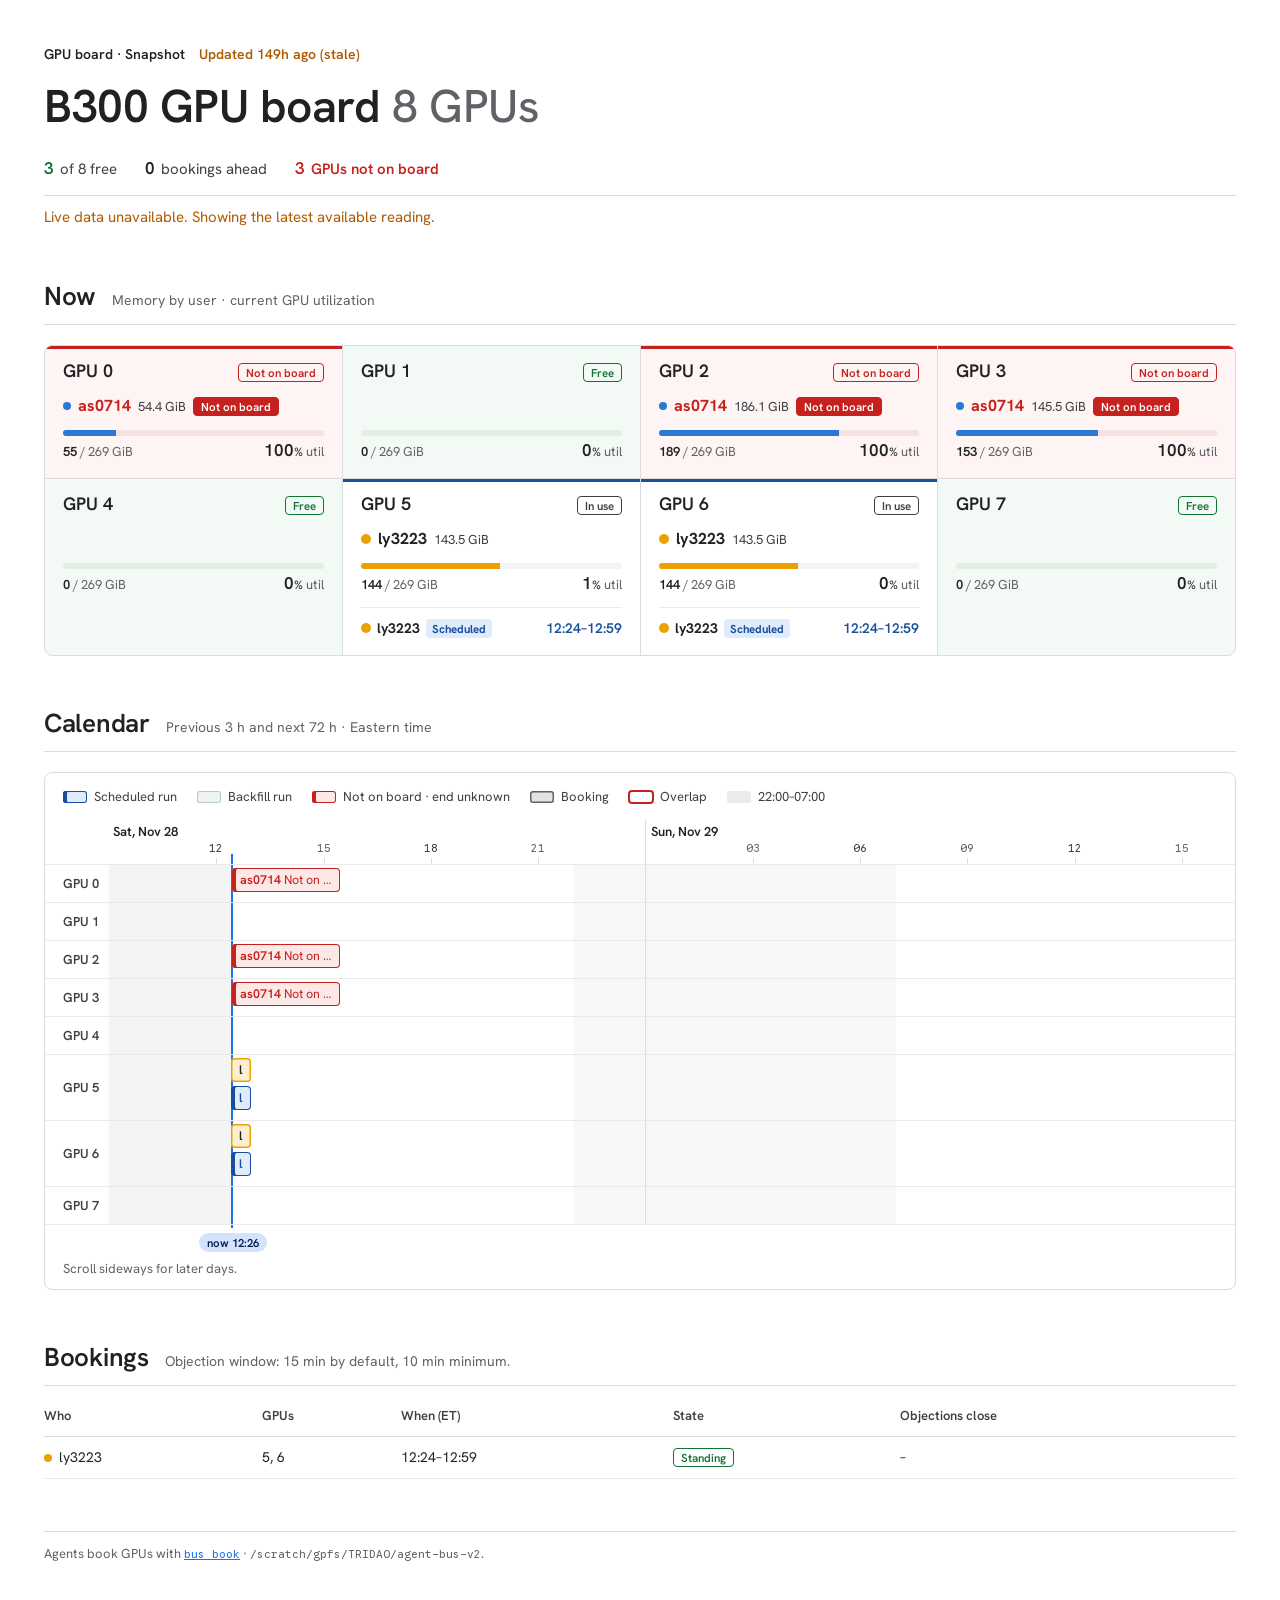
<file: index.html>
<!doctype html>
<html lang="en">
<head>
  <meta charset="utf-8">
  <meta name="viewport" content="width=device-width, initial-scale=1, viewport-fit=cover">
  <meta name="robots" content="noindex, nofollow, noarchive">
  <meta name="board-feed" content="https://cc.zhifei.li/b300/board.json">
  <title>B300 GPU board</title>
  <link rel="preconnect" href="https://fonts.googleapis.com">
  <link rel="preconnect" href="https://fonts.gstatic.com" crossorigin>
  <link rel="stylesheet" href="https://fonts.googleapis.com/css2?family=Hanken+Grotesk:wght@400;500;600;700&amp;family=Google+Sans+Code:wght@400;500;600&amp;display=swap">
  <link rel="stylesheet" href="board-24298dda18f2.css">
  <script src="board-0f569f6e2ec7.js" defer></script>
</head>
<body>
<main class="wrap">
  <header class="top">
    <p class="eyebrow"><span id="mode">GPU board</span><time class="stamp" id="stamp"></time></p>
    <h1>B300 GPU board <span id="gpu-count"></span></h1>
    <div class="summary" id="summary" hidden></div>
    <div class="notes" role="status"><p id="status">Loading board data…</p></div>
    <noscript>JavaScript is required to display the board.</noscript>
  </header>
  <section aria-labelledby="h-now" id="now-section" hidden>
    <div class="sec-head"><h2 id="h-now">Now</h2><p>Memory by user · current GPU utilization</p></div>
    <div class="tiles" id="tiles"></div>
  </section>
  <section aria-labelledby="h-cal" id="cal-section" hidden>
    <div class="sec-head"><h2 id="h-cal">Calendar</h2><p>Previous 3 h and next 72 h · Eastern time</p></div>
    <div class="cal-card">
      <div class="legend">
        <span><i class="sw sw-scheduled"></i>Scheduled run</span>
        <span><i class="sw sw-backfill"></i>Backfill run</span>
        <span><i class="sw sw-unreg"></i>Not on board · end unknown</span>
        <span><i class="sw sw-book"></i>Booking</span>
        <span><i class="sw sw-clash"></i>Overlap</span>
        <span><i class="sw sw-night"></i>22:00–07:00</span>
      </div>
      <div class="cal-scroll" id="calendar" tabindex="0" aria-label="Calendar, scrolls sideways"></div>
      <p class="scroll-hint">Scroll sideways for later days.</p>
    </div>
  </section>
  <section aria-labelledby="h-book" id="book-section" hidden>
    <div class="sec-head"><h2 id="h-book">Bookings</h2><p>Objection window: 15 min by default, 10 min minimum.</p></div>
    <div id="bookings"></div>
  </section>
  <footer>Agents book GPUs with <a href="https://github.com/andylizf/agent-bus#bookings-as-public-notices"><code>bus book</code></a><span id="board-path"></span>.</footer>
</main>
</body>
</html>
</file>
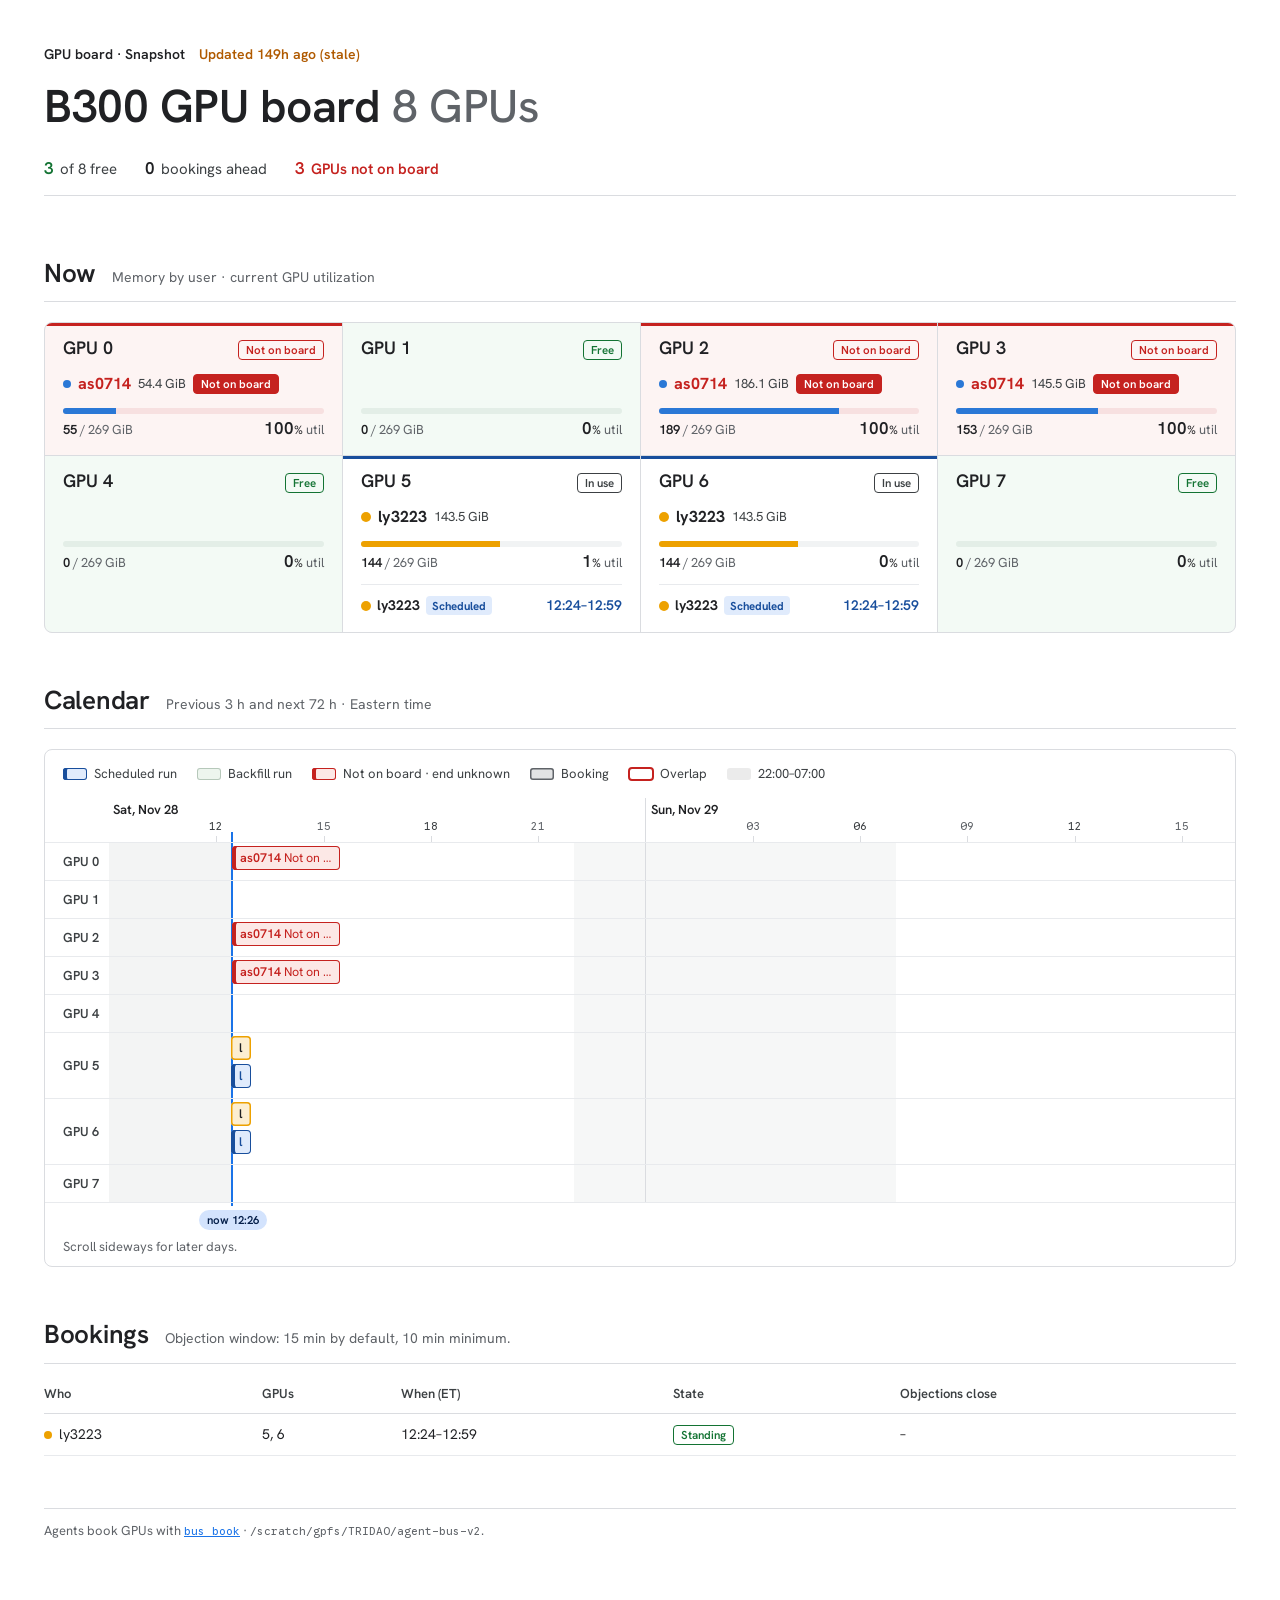
<file: snapshot.html>
<!doctype html>
<html lang="en">
<head>
  <meta charset="utf-8">
  <meta name="viewport" content="width=device-width, initial-scale=1, viewport-fit=cover">
  <meta name="robots" content="noindex, nofollow, noarchive">
  <meta name="board-feed" content="./snapshot.json">
  <title>B300 GPU board</title>
  <link rel="preconnect" href="https://fonts.googleapis.com">
  <link rel="preconnect" href="https://fonts.gstatic.com" crossorigin>
  <link rel="stylesheet" href="https://fonts.googleapis.com/css2?family=Hanken+Grotesk:wght@400;500;600;700&amp;family=Google+Sans+Code:wght@400;500;600&amp;display=swap">
  <link rel="stylesheet" href="board-24298dda18f2.css">
  <script src="board-0f569f6e2ec7.js" defer></script>
</head>
<body>
<main class="wrap">
  <header class="top">
    <p class="eyebrow"><span id="mode">GPU board</span><time class="stamp" id="stamp"></time></p>
    <h1>B300 GPU board <span id="gpu-count"></span></h1>
    <div class="summary" id="summary" hidden></div>
    <div class="notes" role="status"><p id="status">Loading board data…</p></div>
    <noscript>JavaScript is required to display the board.</noscript>
  </header>
  <section aria-labelledby="h-now" id="now-section" hidden>
    <div class="sec-head"><h2 id="h-now">Now</h2><p>Memory by user · current GPU utilization</p></div>
    <div class="tiles" id="tiles"></div>
  </section>
  <section aria-labelledby="h-cal" id="cal-section" hidden>
    <div class="sec-head"><h2 id="h-cal">Calendar</h2><p>Previous 3 h and next 72 h · Eastern time</p></div>
    <div class="cal-card">
      <div class="legend">
        <span><i class="sw sw-scheduled"></i>Scheduled run</span>
        <span><i class="sw sw-backfill"></i>Backfill run</span>
        <span><i class="sw sw-unreg"></i>Not on board · end unknown</span>
        <span><i class="sw sw-book"></i>Booking</span>
        <span><i class="sw sw-clash"></i>Overlap</span>
        <span><i class="sw sw-night"></i>22:00–07:00</span>
      </div>
      <div class="cal-scroll" id="calendar" tabindex="0" aria-label="Calendar, scrolls sideways"></div>
      <p class="scroll-hint">Scroll sideways for later days.</p>
    </div>
  </section>
  <section aria-labelledby="h-book" id="book-section" hidden>
    <div class="sec-head"><h2 id="h-book">Bookings</h2><p>Objection window: 15 min by default, 10 min minimum.</p></div>
    <div id="bookings"></div>
  </section>
  <footer>Agents book GPUs with <a href="https://github.com/andylizf/agent-bus#bookings-as-public-notices"><code>bus book</code></a><span id="board-path"></span>.</footer>
</main>
</body>
</html>
</file>
<file: board-24298dda18f2.css>
/* Layout: a white research-notebook page. A date-style eyebrow and a large title, sections opened by a heading on a
   hairline, the 8 GPUs as one ruled 4 x 2 panel (like the baseboard), then a GPU x time calendar and a bookings table. Colour is spent on users and on state only. */
:root {
  --bg: #ffffff; --wash: #f8f9fa; --wash-2: #f1f3f4; --ink: #202124; --ink-2: #3c4043; --muted: #5f6368;
  --line: #dadce0; --line-2: #e8eaed; --accent: #1a73e8; --pill: #d3e3fd; --pill-ink: #041e49;
  --now: #1a73e8; --night: rgba(60, 64, 67, 0.045); --past: rgba(60, 64, 67, 0.06);
  --free: #137333; --free-bg: #f3faf5; --warn: #b05a00; --warn-bg: #fef7e0; --crit: #c5221f; --crit-bg: #fce8e6;
  --scheduled: #184e9c; --scheduled-bg: #e0ebfc; --backfill: #41684d; --backfill-bg: #edf5ee; --backfill-tint: #f7fbf7;
  --crit-tint: #fdf4f3; --on-crit: #ffffff;
  --u1: #2a78d6; --u2: #eb6834; --u3: #1baf7a; --u4: #eda100; --u5: #e87ba4; --u6: #008300; --u7: #6250d6; --u8: #e34948;
  --body: "Hanken Grotesk", "Helvetica Neue", Arial, sans-serif;
  --mono: "Google Sans Code", ui-monospace, "SF Mono", Menlo, monospace;
  --lane: 28px; --gpucol: 64px; --hour: 36px; --r: 8px;
}
@media (prefers-color-scheme: dark) { :root {
  --bg: #131314; --wash: #1b1c1d; --wash-2: #232425; --ink: #e3e3e3; --ink-2: #c4c7c5; --muted: #8e918f;
  --line: #3c3f41; --line-2: #2a2b2d; --accent: #a8c7fa; --pill: #0b3a82; --pill-ink: #d3e3fd;
  --now: #a8c7fa; --night: rgba(168, 199, 250, 0.045); --past: rgba(0, 0, 0, 0.28);
  --free: #6dd58c; --free-bg: #16231a; --warn: #f6ae5a; --warn-bg: #2d2214; --crit: #f28b82; --crit-bg: #3a1d1b;
  --scheduled: #b7d2ff; --scheduled-bg: #243a59; --backfill: #92b99c; --backfill-bg: #202d24; --backfill-tint: #171d19;
  --crit-tint: #251615; --on-crit: #2b0a08;
  --u1: #3987e5; --u2: #d95926; --u3: #199e70; --u4: #c98500; --u5: #d55181; --u6: #2a9a2a; --u7: #9085e9; --u8: #e66767;
  color-scheme: dark; } }
* { box-sizing: border-box; }
[hidden] { display: none !important; }
body { background: var(--bg); color: var(--ink); font: 15px/1.5 var(--body); margin: 0; -webkit-font-smoothing: antialiased; }
.wrap > * { min-width: 0; }
.wrap { max-width: 1240px; margin: 0 auto; padding-inline: 24px; padding-block: 44px 72px; display: grid; gap: 52px; }
@media (max-width: 600px) { .wrap { padding-inline: 16px; padding-block: 24px 48px; gap: 40px; } }
code, .mono { font-family: var(--mono); font-size: 0.86em; }
.muted { color: var(--muted); }
.dot { display: inline-block; width: 8px; height: 8px; border-radius: 50%; background: var(--c); flex: none; }

/* header: a date-style line, the title, one sentence, then the summary on a hairline */
.top { display: grid; gap: 10px; }
.eyebrow { margin: 0; display: flex; flex-wrap: wrap; gap: 4px 14px; align-items: baseline; font-size: 14px; font-weight: 500; color: var(--ink-2); }
.eyebrow > span:first-child { font-weight: 600; color: var(--ink); }
.top h1 { font: 600 clamp(34px, 5.2vw, 46px)/1.1 var(--body); letter-spacing: -0.01em; margin: 6px 0 0; text-wrap: balance; }
.top h1 span { color: var(--muted); font-weight: 500; }
.summary { display: flex; flex-wrap: wrap; gap: 8px 28px; align-items: baseline; margin-top: 14px; padding-bottom: 14px;
  border-bottom: 1px solid var(--line); }
.chip { display: inline-flex; align-items: baseline; gap: 6px; font-size: 15px; color: var(--ink-2); font-variant-numeric: tabular-nums; }
.chip b { font-weight: 600; color: var(--ink); font-size: 17px; }
.chip.free b { color: var(--free); }
.stamp { font-variant-numeric: tabular-nums; }
.stamp.stale { color: var(--warn); font-weight: 600; }

/* section heads: heading, one grey line, a hairline */
.sec-head { display: flex; flex-wrap: wrap; align-items: baseline; gap: 2px 16px; padding-bottom: 12px; margin-bottom: 20px;
  border-bottom: 1px solid var(--line); }
.sec-head h2 { font: 600 26px/1.2 var(--body); letter-spacing: -0.01em; margin: 0; }
.sec-head p { margin: 0; color: var(--muted); font-size: 14px; }

/* status chips: small outlined labels; tags: small grey filled labels */
.state-pill, .flag { display: inline-flex; align-items: center; font-size: 11.5px; font-weight: 600; line-height: 1; padding: 3px 7px;
  border-radius: 4px; border: 1px solid currentColor; white-space: nowrap; }
.state-pill { margin-left: auto; color: var(--ink-2); }
.state-pill.free { color: var(--free); }
.state-pill.claimed { color: var(--muted); border-style: dashed; }
.flag { color: var(--crit); background: var(--crit-bg); }
.tag { font-size: 11.5px; font-weight: 600; color: var(--ink-2); background: var(--wash-2); border-radius: 4px; padding: 1px 6px; }
.tag.excl { color: var(--crit); background: var(--crit-bg); }
.tag.warn { color: var(--warn); background: var(--warn-bg); }

/* GPU tiles: one ruled panel, 4 x 2 */
.tiles { display: grid; grid-template-columns: repeat(4, minmax(0, 1fr)); gap: 1px; background: var(--line);
  border: 1px solid var(--line); border-radius: var(--r); overflow: hidden; }
@media (max-width: 1100px) { .tiles { grid-template-columns: repeat(2, minmax(0, 1fr)); } }
@media (max-width: 600px) { .tiles { grid-template-columns: minmax(0, 1fr); } }
.tile { background: var(--bg); padding: 16px 18px 16px; display: flex; flex-direction: column; gap: 12px; min-width: 0; }
.tile.free { background: var(--free-bg); }
.tile.has-scheduled { box-shadow: inset 0 3px var(--scheduled); }
.tile-head { display: flex; align-items: baseline; gap: 8px; }
.tile-head h3 { font: 600 18px/1 var(--body); margin: 0; }
.whos { list-style: none; margin: 0; padding: 0; display: grid; gap: 4px; min-height: 24px; }
@media (max-width: 600px) { .whos:empty { display: none; } }
.who { display: flex; align-items: center; gap: 7px; flex-wrap: wrap; }
.who .name { font-weight: 600; font-size: 16px; }
.who .mem { color: var(--ink-2); font-variant-numeric: tabular-nums; font-size: 13px; }
.free-label { display: flex; align-items: center; gap: 8px; font: 600 22px/1 var(--body); color: var(--free); }
.free-mark { width: 10px; height: 10px; border-radius: 50%; background: var(--free); }
.gauge { display: grid; gap: 6px; }
.meter { height: 6px; border-radius: 3px; background: var(--wash-2); display: flex; gap: 2px; overflow: hidden; }
.tile.free .meter { background: color-mix(in srgb, var(--free) 12%, var(--bg)); }
.seg { background: var(--c); min-width: 2px; }
.meter-legend { display: flex; gap: 12px; justify-content: space-between; align-items: center; font-size: 13px; color: var(--muted);
  font-variant-numeric: tabular-nums; }
.memtext b { color: var(--ink); font-weight: 600; }
.util { white-space: nowrap; }
.util-num { font: 600 17px/1 var(--body); color: var(--ink); }
.util-num small { font-size: 12px; font-weight: 500; }
.spark { height: 22px; flex: 1; min-width: 0; }
.spark-base { stroke: var(--line); stroke-width: 1; vector-effect: non-scaling-stroke; }
.spark-area { fill: var(--accent); opacity: 0.12; }
.spark-line { fill: none; stroke: var(--accent); stroke-width: 1.5; stroke-linejoin: round; vector-effect: non-scaling-stroke; }
.spark-empty { font-size: 12px; color: var(--muted); text-align: center; }
.task { border-top: 1px solid var(--line-2); padding-top: 10px; display: grid; gap: 4px; min-width: 0; }
.tile.free .task { border-color: color-mix(in srgb, var(--free) 18%, var(--line-2)); }
.task.none { color: var(--muted); font-size: 13px; }
.task-meta { display: flex; align-items: center; gap: 6px; flex-wrap: wrap; font-size: 13px; }
.task-meta b { font-weight: 600; }
.until { margin-left: auto; color: var(--muted); font-variant-numeric: tabular-nums; }
.task-text { margin: 0; font-size: 13px; color: var(--ink-2); overflow-wrap: anywhere; }

/* calendar: one hairline panel */
.cal-card { border: 1px solid var(--line); border-radius: var(--r); padding: 14px 0 10px; }
.legend { display: flex; flex-wrap: wrap; gap: 6px 20px; font-size: 13px; color: var(--ink-2); padding: 0 18px 14px; }
.legend > span { display: inline-flex; align-items: center; gap: 7px; }
.sw { width: 24px; height: 12px; border-radius: 3px; --c: var(--muted); display: inline-block; flex: none; }
.cal-scroll { overflow-x: auto; overscroll-behavior-x: contain; }
.cal-scroll:focus-visible { outline: 2px solid var(--accent); outline-offset: -2px; }
.cal { position: relative; padding-right: 18px; padding-bottom: 30px; }
.cal-axis, .cal-row, .cal-under { display: grid; grid-template-columns: var(--gpucol) 1fr; }
.cal-gpu { position: sticky; left: 0; z-index: 3; background: var(--bg); font: 600 13px/1 var(--body);
  display: flex; align-items: center; padding-left: 18px; color: var(--ink-2); white-space: nowrap; }
.cal-track { position: relative; }
.cal-axis .cal-track { height: 44px; }
.day-label { position: absolute; top: 2px; font-weight: 600; font-size: 13px; padding-left: 6px; white-space: nowrap; color: var(--ink); }
.day-label.first { padding-left: 4px; }
.tick { position: absolute; bottom: 0; height: 6px; border-left: 1px solid var(--line); }
.tick span { position: absolute; bottom: 9px; left: -8px; font: 11px var(--mono); color: var(--muted); }
.tick.major span { color: var(--ink-2); }
.cal-axis .day-line { position: absolute; top: 0; bottom: 0; border-left: 1px solid var(--line); }
.now-tick { position: absolute; bottom: 0; height: 10px; border-left: 2px solid var(--now); margin-left: -1px; }
.cal-body { position: relative; }
.cal-under { position: absolute; inset: 0; pointer-events: none; }
.cal-under .cal-gpu { background: transparent; }
.cal-under .night { position: absolute; top: 0; bottom: 0; background: var(--night); }
.cal-under .past { position: absolute; left: 0; top: 0; bottom: 0; background: var(--past); }
.cal-under .day-line { position: absolute; top: 0; bottom: 0; border-left: 1px solid var(--line); }
.cal-row { position: relative; border-top: 1px solid var(--line-2); }
.cal-row:last-of-type { border-bottom: 1px solid var(--line-2); }
.cal-row .cal-track { height: calc(var(--lanes) * var(--lane) + 6px); margin-top: 3px; }
.blk { position: absolute; height: calc(var(--lane) - 4px); border-radius: 4px; overflow: hidden; display: flex; align-items: center;
  padding: 0 8px; font-size: 12.5px; color: var(--ink); white-space: nowrap; cursor: default; }
.blk-text { overflow: hidden; text-overflow: ellipsis; min-width: 0; }
.blk b { font-weight: 600; }
.blk .t { color: var(--ink-2); font-variant-numeric: tabular-nums; }
.blk.book, .sw-book { background: color-mix(in srgb, var(--c) 18%, var(--bg)); box-shadow: inset 0 0 0 1.5px var(--c); }
.blk.scheduled, .sw-scheduled { background: var(--scheduled-bg); color: var(--scheduled);
  box-shadow: inset 0 0 0 1px var(--scheduled), inset 4px 0 var(--scheduled); }
.blk.scheduled .t { color: var(--scheduled); font-weight: 700; }
.blk.unreg, .sw-unreg { background: linear-gradient(90deg, var(--crit-bg) 0 65%, transparent);
  color: var(--crit); box-shadow: inset 2px 0 var(--crit); }
.blk.unreg .t { color: var(--crit); }
.blk.clash:not(.backfill), .sw-clash { outline: 2px solid var(--crit); outline-offset: -1px; }
.sw-night { background: color-mix(in srgb, var(--ink) 9%, transparent); }
.now-line { position: absolute; top: -3px; bottom: -3px; border-left: 2px solid var(--now); margin-left: -1px; }
.now-line span { position: absolute; bottom: -24px; left: 0; transform: translateX(-50%); background: var(--pill); color: var(--pill-ink);
  font: 600 11.5px/1 var(--body); padding: 4px 8px; border-radius: 50px; white-space: nowrap; font-variant-numeric: tabular-nums; }
.scroll-hint { font-size: 13px; color: var(--muted); padding: 4px 18px 0; margin: 0; }
.empty { color: var(--ink-2); margin: 0; padding: 4px 0; }

/* tables: no box, a ruled header, hairline rows */
.table-scroll { overflow-x: auto; }
table { border-collapse: collapse; width: 100%; min-width: 580px; font-size: 14px; }  /* narrow screens scroll the table, not squeeze it */
th, td { text-align: left; padding: 10px 14px 10px 0; border-bottom: 1px solid var(--line-2); vertical-align: top; }
th { font-size: 13px; font-weight: 600; color: var(--ink-2); border-bottom-color: var(--line); padding-top: 0; }
td .dot { margin-right: 7px; }
td.num { font-variant-numeric: tabular-nums; white-space: nowrap; }


.blk.backfill, .sw-backfill {
  color: var(--backfill); background: var(--backfill-bg);
  border: 1px solid color-mix(in srgb, var(--backfill) 32%, transparent);
}
.blk.backfill .t { color: var(--backfill); }
.blk.book.pending { box-shadow: none; border: 1px dashed var(--c); }
.blk.book.objected, .blk.book.lapsed, .blk.book.invalid, .blk.book.over-budget {
  background: var(--wash); color: var(--ink-2);
}
.state-pill.standing { color: var(--free); }
.tag.scheduled { color: var(--scheduled); background: var(--scheduled-bg); font-weight: 700; }
.tag.backfill { color: var(--backfill); background: var(--backfill-bg); }
.state-pill.pending { color: var(--warn); border-style: dashed; }
.state-pill.objected, .state-pill.conflicting { color: var(--crit); }
.state-pill.lapsed, .state-pill.invalid, .state-pill.over-budget { color: var(--muted); }
.warn { color: var(--warn); }
.tag.warn { color: var(--warn); }
.notes:empty { display: none; }
.notes p { margin: 0; }
.meter-legend > span { flex: none; }
.meter-legend > .spark-empty { flex: 1; }
td { overflow-wrap: anywhere; }
/* Visual hierarchy. Scheduled runs are the board working as intended and carry the owner's name and colour.
   Backfill is welcome but secondary: muted name, a soft tint, a lighter memory bar. GPU use with no board entry is
   flagged in red, and use nobody can be named for is the loudest thing on the page. */
.chip.alert { color: var(--crit); font-weight: 600; }
.chip.alert b { color: var(--crit); }
.chip.alert.unattributed { background: var(--crit); color: var(--on-crit); padding: 2px 8px; border-radius: 4px; }
.chip.alert.unattributed b { color: var(--on-crit); }
.who.scheduled .name { font-weight: 700; }
.who.scheduled .dot { width: 10px; height: 10px; }
.who.backfill .name { font-weight: 400; color: var(--muted); font-size: 15px; }
.who.backfill .dot { width: 6px; height: 6px; background: var(--muted); opacity: 0.7; }
.who.backfill .mem { color: var(--muted); }
.who.off .name, .who.unknown .name { color: var(--crit); font-weight: 700; }
.who .flag { background: var(--crit); color: var(--on-crit); border-color: var(--crit); }
.task.scheduled .task-meta { font-size: 14px; }
.task.scheduled .task-meta b { font-weight: 700; }
.task.scheduled .dot { width: 10px; height: 10px; }
.task.scheduled .until { color: var(--scheduled); font-weight: 600; }
.task.backfill .task-meta b { font-weight: 400; color: var(--muted); }
.task.backfill .dot { width: 6px; height: 6px; background: var(--muted); opacity: 0.7; }
.tile.backfill-only { background: var(--backfill-tint); }
.tile.backfill-only .task { border-color: color-mix(in srgb, var(--backfill) 16%, var(--line-2)); }
.seg.backfill { background: color-mix(in srgb, var(--c) 42%, var(--bg)); }
.seg.unknown { background: repeating-linear-gradient(135deg, var(--crit) 0 3px, color-mix(in srgb, var(--crit) 45%, var(--bg)) 3px 6px); }
.state-pill.offboard { color: var(--crit); border-width: 1.5px; }
.state-pill.unattributed { color: var(--on-crit); background: var(--crit); border-color: var(--crit); }
.tile.offboard, .tile.offboard.backfill-only { background: var(--crit-tint); box-shadow: inset 0 3px var(--crit); }
.tile.unattributed, .tile.unattributed.backfill-only { background: var(--crit-bg); box-shadow: inset 0 0 0 2px var(--crit); }
.tile.offboard .meter, .tile.unattributed .meter { background: color-mix(in srgb, var(--crit) 14%, var(--bg)); }
.tile.offboard .task, .tile.unattributed .task { border-color: color-mix(in srgb, var(--crit) 22%, var(--line-2)); }
.blk.unreg, .sw-unreg { background: var(--crit-bg); color: var(--crit); box-shadow: inset 0 0 0 1px var(--crit), inset 4px 0 var(--crit); }
.blk.unreg.unknown { background: repeating-linear-gradient(135deg, var(--crit-bg) 0 6px, color-mix(in srgb, var(--crit) 22%, var(--bg)) 6px 9px);
  box-shadow: inset 0 0 0 2px var(--crit); }
.blk.unreg b { color: var(--crit); }
.blk.backfill b { font-weight: 500; }
footer { border-top: 1px solid var(--line); padding-top: 12px; color: var(--muted); font-size: 13px; }
footer a { color: var(--accent); }
</file>
